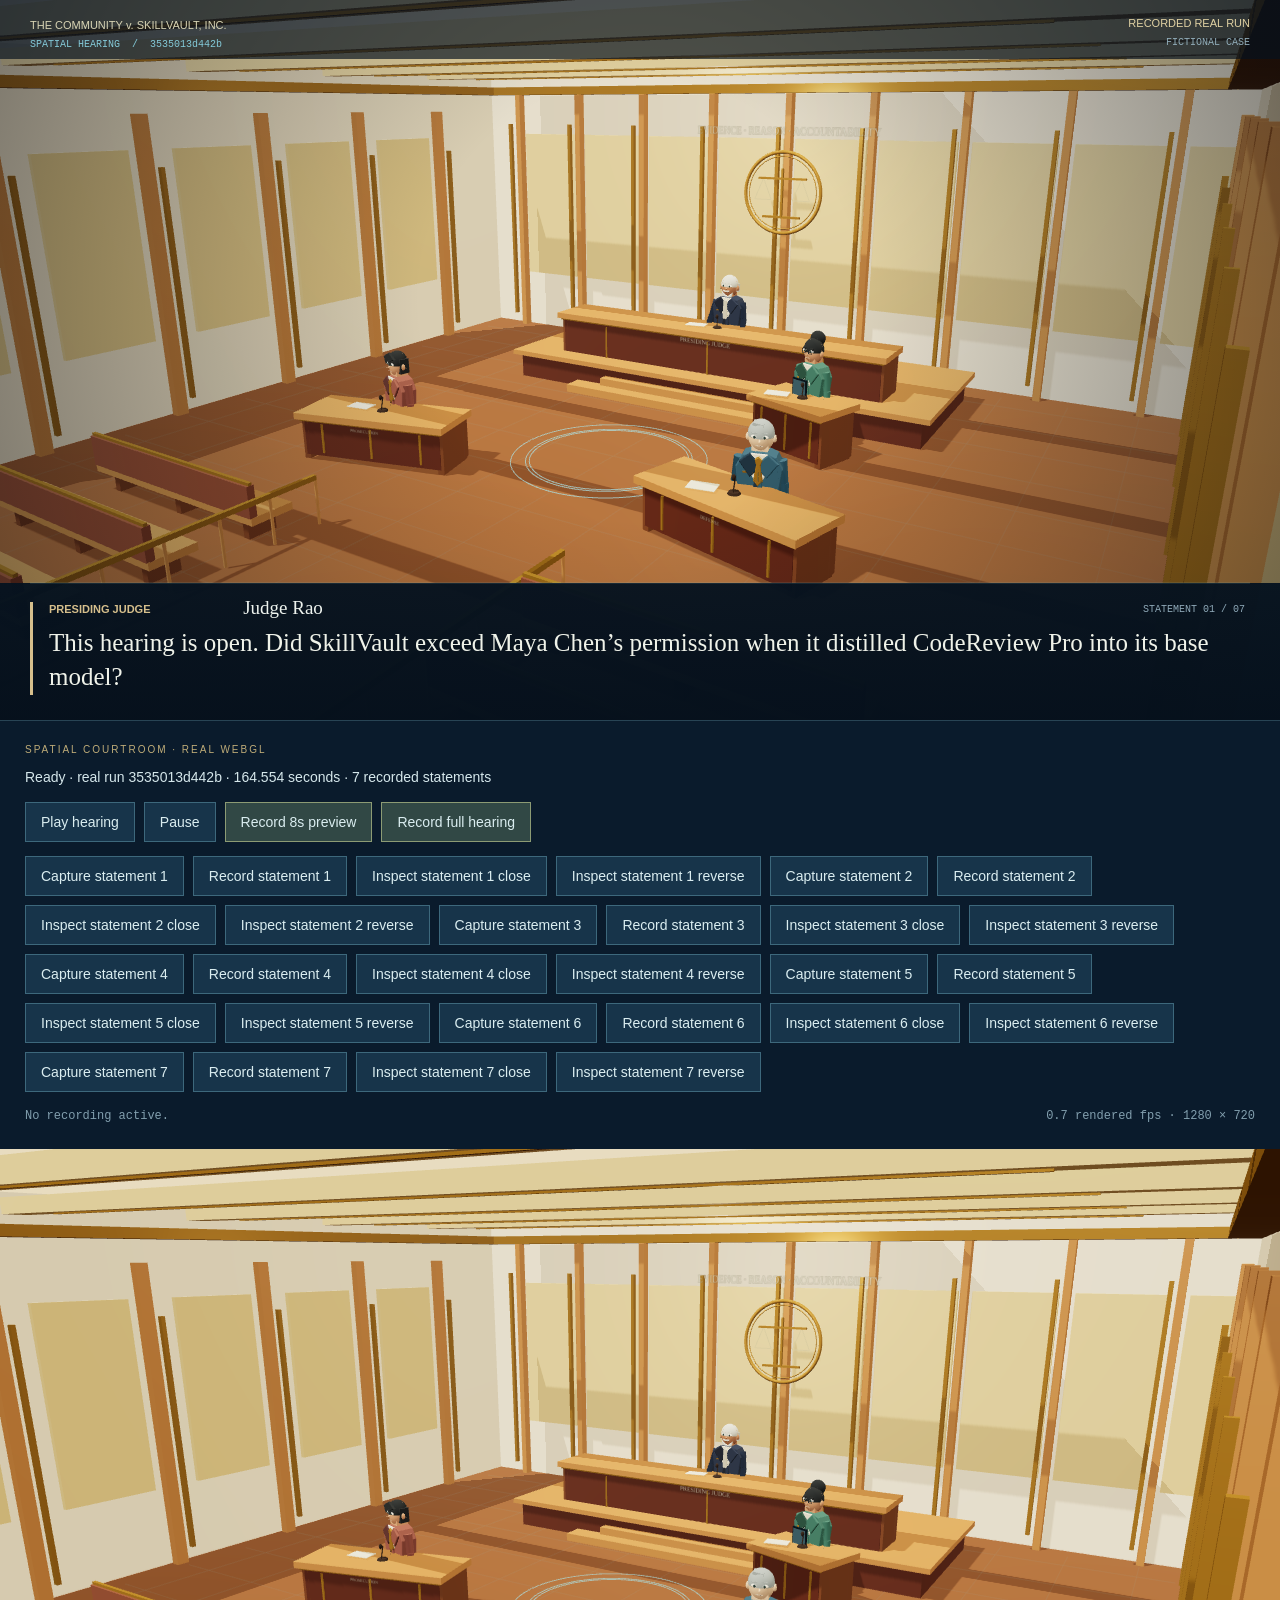
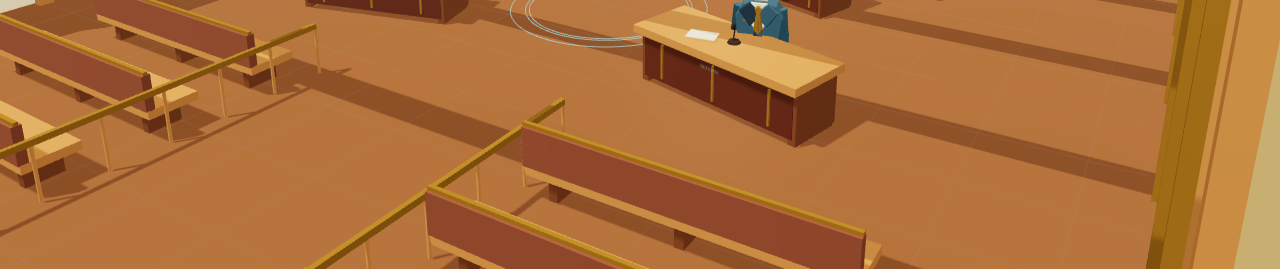
<file: assets/holo.html>
<!doctype html>
<html lang="en"><head><meta charset="utf-8"><meta name="viewport" content="width=device-width,initial-scale=1"><meta name="theme-color" content="#071321"><title>AI Courtroom — Spatial hearing</title><link rel="stylesheet" href="holo.css"><script type="module" src="holo.js"></script></head><body>
<main><div class="film-frame"><canvas id="film" width="1280" height="720" aria-label="Three-dimensional courtroom showing a recorded real hearing"></canvas><p id="loading" role="status">Preparing the recorded courtroom…</p></div>
<section class="controls" aria-label="Courtroom recording controls"><div><p class="eyebrow">SPATIAL COURTROOM · REAL WEBGL</p><p id="status" role="status">Loading saved hearing. No new model calls.</p></div><div class="actions"><button id="play" disabled>Play hearing</button><button id="pause" disabled>Pause</button><button id="preview" disabled>Record 8s preview</button><button id="record" disabled>Record full hearing</button><a id="downloadRecording" hidden download>Download recording</a><button id="saveRecording" hidden>Save recording to local server</button></div><div id="stepControls" class="step-controls"></div><div class="capture-metadata"><span id="recordStatus">No recording active.</span><span id="fps">Renderer starting</span></div></section></main>
</body></html>
</file>
<file: assets/holo.css>
:root{color-scheme:dark;font-family:Inter,-apple-system,BlinkMacSystemFont,"Segoe UI",sans-serif;background:#06121f;color:#d5e7eb}*{box-sizing:border-box}body{margin:0}main{max-width:1600px;margin:auto}.film-frame{position:relative;width:100%;aspect-ratio:16/9;background:#06121f;overflow:hidden}#film{display:block;width:100%;height:100%;object-fit:contain}#loading{position:absolute;inset:0;display:grid;place-items:center;background:#071321;font-size:17px;letter-spacing:.4px}.controls{padding:21px 25px;background:#0a1b2c;border-top:1px solid #284454}.controls p{margin:0 0 8px;font-size:14px;line-height:1.6}.controls .eyebrow{font-size:10px;letter-spacing:2px;color:#bfac78}.actions,.step-controls{display:flex;flex-wrap:wrap;gap:9px;margin:14px 0}button{background:#17344a;border:1px solid #3d687c;color:#daedf0;padding:11px 15px;font-size:14px;cursor:pointer}button:hover{border-color:#83cad6}button:disabled{opacity:.4;cursor:default}#record,#preview{background:#314845;border-color:#8c9b74}button:focus-visible{outline:2px solid #e5c585;outline-offset:4px}.capture-metadata{display:flex;justify-content:space-between;gap:20px;font:12px/1.8 ui-monospace,monospace;color:#829fae}.renderer-source{display:none}@media(max-width:800px){.controls{padding:18px}.capture-metadata{display:block}.controls p{font-size:13px}}@media(min-width:1600px){main{max-width:none}.film-frame{height:100vh;aspect-ratio:16/9;width:calc(100vh * 16 / 9);max-width:100vw;margin:auto}} 

#downloadRecording{display:inline-block;text-decoration:none;background:#17344a;border:1px solid #3d687c;color:#daedf0;padding:11px 15px;font-size:14px}#downloadRecording[hidden]{display:none}
</file>
